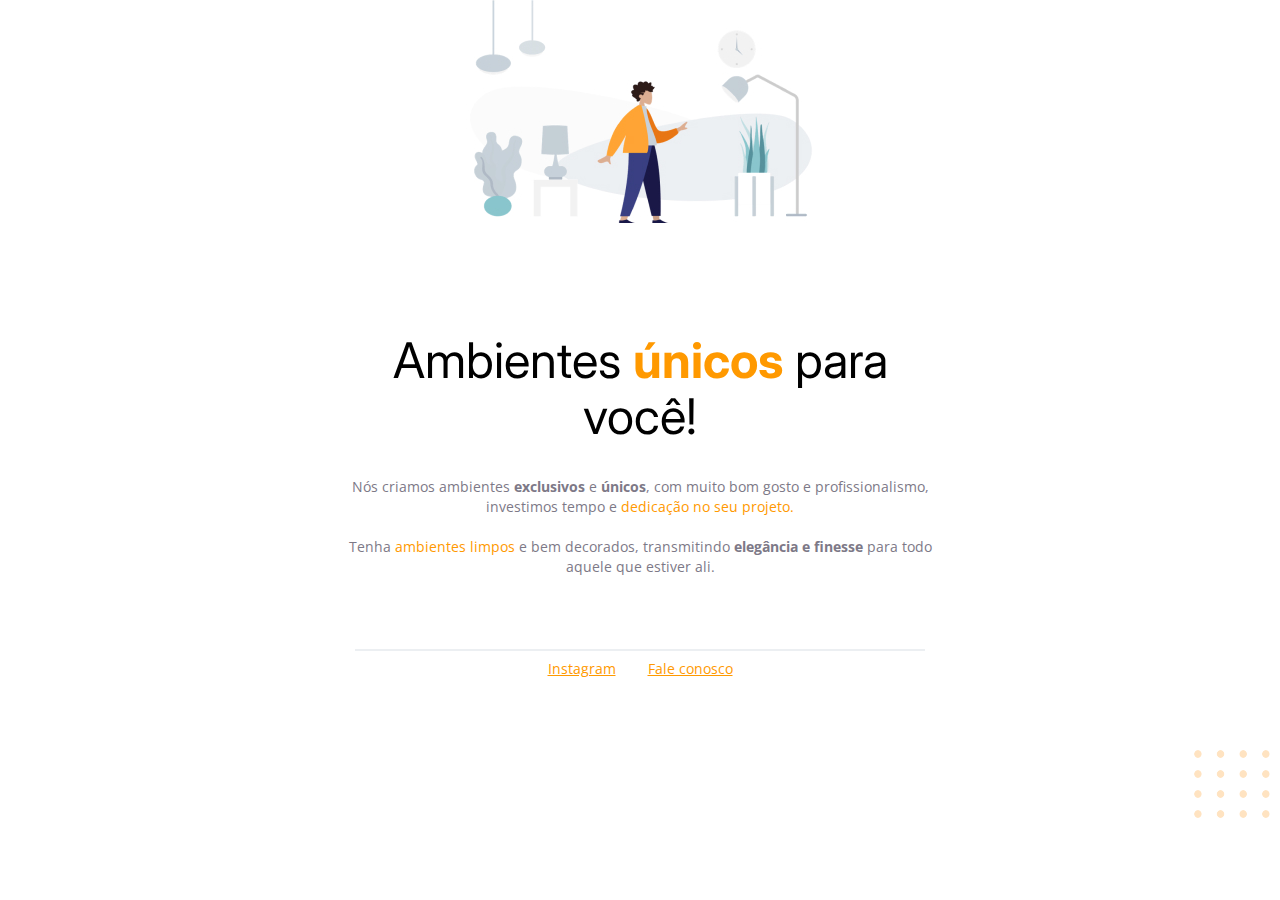
<file: Stage 02/Código do desafio - Fase 01/index.html>
<!-- Instrução que define o tipo do documento. -->
<!DOCTYPE html>
<html lang="pt-br">
<!-- Tag <head> contém as instruções para a página -->

<head>
  <link rel="preconnect" href="https://fonts.googleapis.com" />
  <link rel="preconnect" href="https://fonts.gstatic.com" crossorigin />
  <meta charset="UTF-8" />
  <meta name="viewport" content="width=device-width, initial-scale=1.0" />
  <title>Móveis customizados</title>

  <link href="https://fonts.googleapis.com/css2?family=Inter:wght@400;700&family=Open+Sans:wght@400;700&display=swap"
    rel="stylesheet" />

  <link rel="stylesheet" href="style.css" />
</head>

<!-- Tag <body> é o corpo do documento, onde tem as informações que serão mostradas. -->

<body>
  <img src="images/img1.jpg" alt="Desenho de uma pessoa vestindo uma camisa amarela em uma sala com Móveis" />
  <div id="hero">
    <h1>Ambientes <span>únicos</span> para você!</h1>
    <p>
      Nós criamos ambientes <strong>exclusivos</strong> e <strong>únicos</strong>, com muito
      bom gosto e profissionalismo, investimos tempo e
      <span>dedicação no seu projeto.</span>
      <br />
      <br />
      Tenha <span>ambientes limpos</span> e bem decorados, transmitindo
      <strong>elegância e finesse</strong>
      para todo aquele que estiver ali.

    </p>
  </div>


  <div id="footer">
    <div class="line"></div>
    <a target="_blank" href="https://instagram.com/moveisparavoce">Instagram</a>
    <a href="mailto:contato@moveisparavoce.com">Fale conosco</a>
  </div>

  <img id="balls" src="images/balls.svg" alt="Bolinhas alaranjadas no canto inferior direito da tela" />
</body>

</html>
</file>
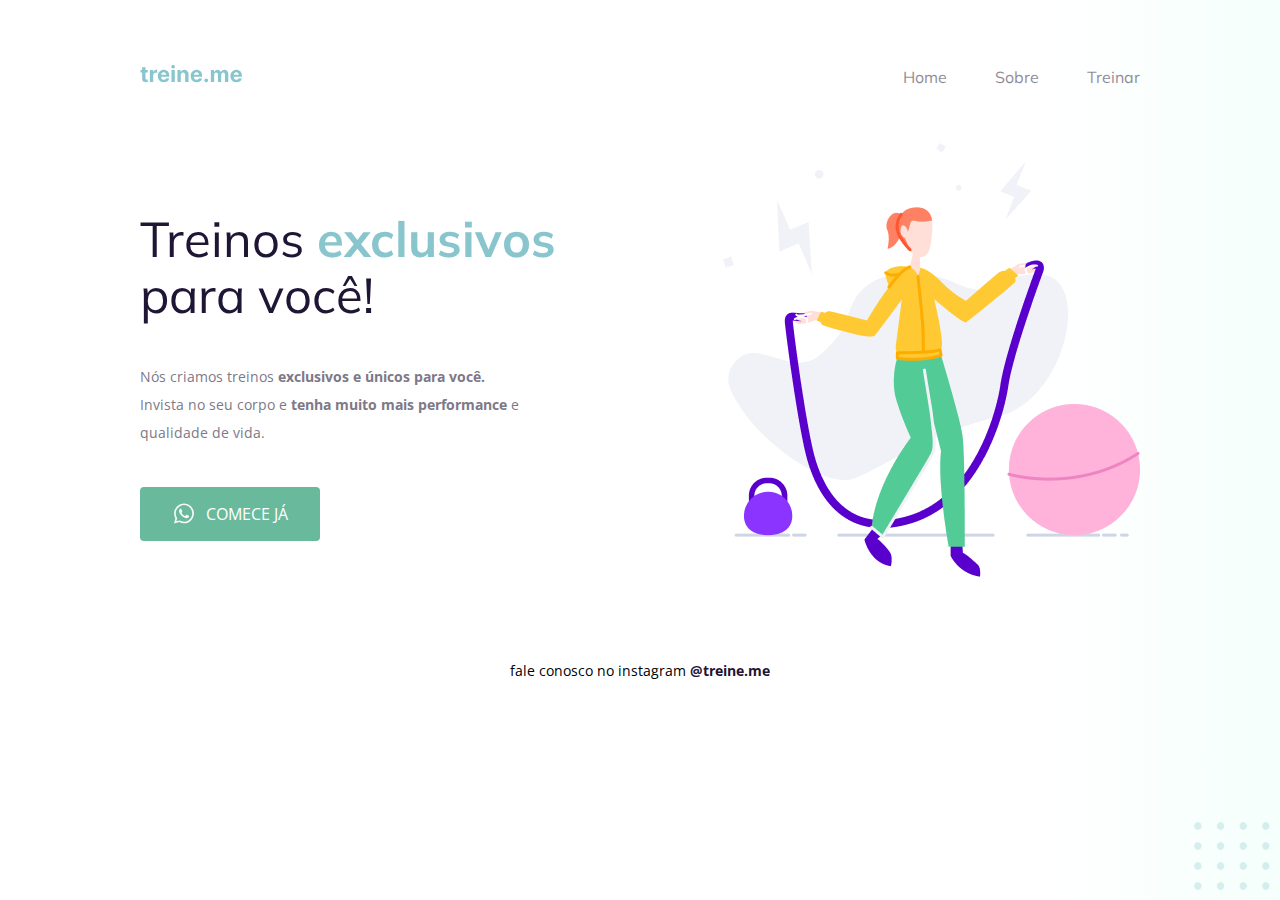
<file: Stage 02/Código do desafio - Fase 02/index.html>
<!DOCTYPE html>
<html lang="pt-br">

<head>
  <link rel="preconnect" href="https://fonts.googleapis.com">
  <link rel="preconnect" href="https://fonts.gstatic.com" crossorigin>

  <meta charset="UTF-8" />
  <meta name="viewport" content="width=device-width, initial-scale=1.0" />
  <title>Treine me</title>

  <link href="https://fonts.googleapis.com/css2?family=Mulish:wght@400;700&family=Open+Sans:wght@400;700&display=swap"
    rel="stylesheet">

  <link rel="stylesheet" href="style.css">

</head>

<body>
  <div class="page">
    <nav>
      <a id="logo" href="#">
        <img src="images/logo.svg" alt="Treine.me" />
      </a>
      <ul>
        <li><a href="#">Home</a></li>
        <li><a href="#">Sobre</a></li>
        <li><a href="#">Treinar</a></li>
      </ul>
    </nav>



    <main>
      <section>
        <h1>Treinos <span>exclusivos</span> para você!</h1>
        <p>
          Nós criamos treinos <strong>exclusivos e únicos para você.</strong></br>
          Invista no seu corpo e <strong>tenha muito mais performance</strong> e qualidade de vida.
        </p>
        <button>
          <img src="images/whats.svg" alt="Ícone do whatsapp">
          Comece já
        </button>
      </section>
      <img src="images/img.png" alt="Desenho de uma mulher pulando corta numa academia.">
    </main>

    <footer>
      fale conosco no instagram <a href="https://instagram.com/treineme" target="_blank">@treine.me</a>
    </footer>
  </div>

  <img id="balls" src="images/balls.svg" alt="Bolinhas decorativas verdes no canto inferior direito da página.">

</body>

</html>
</file>
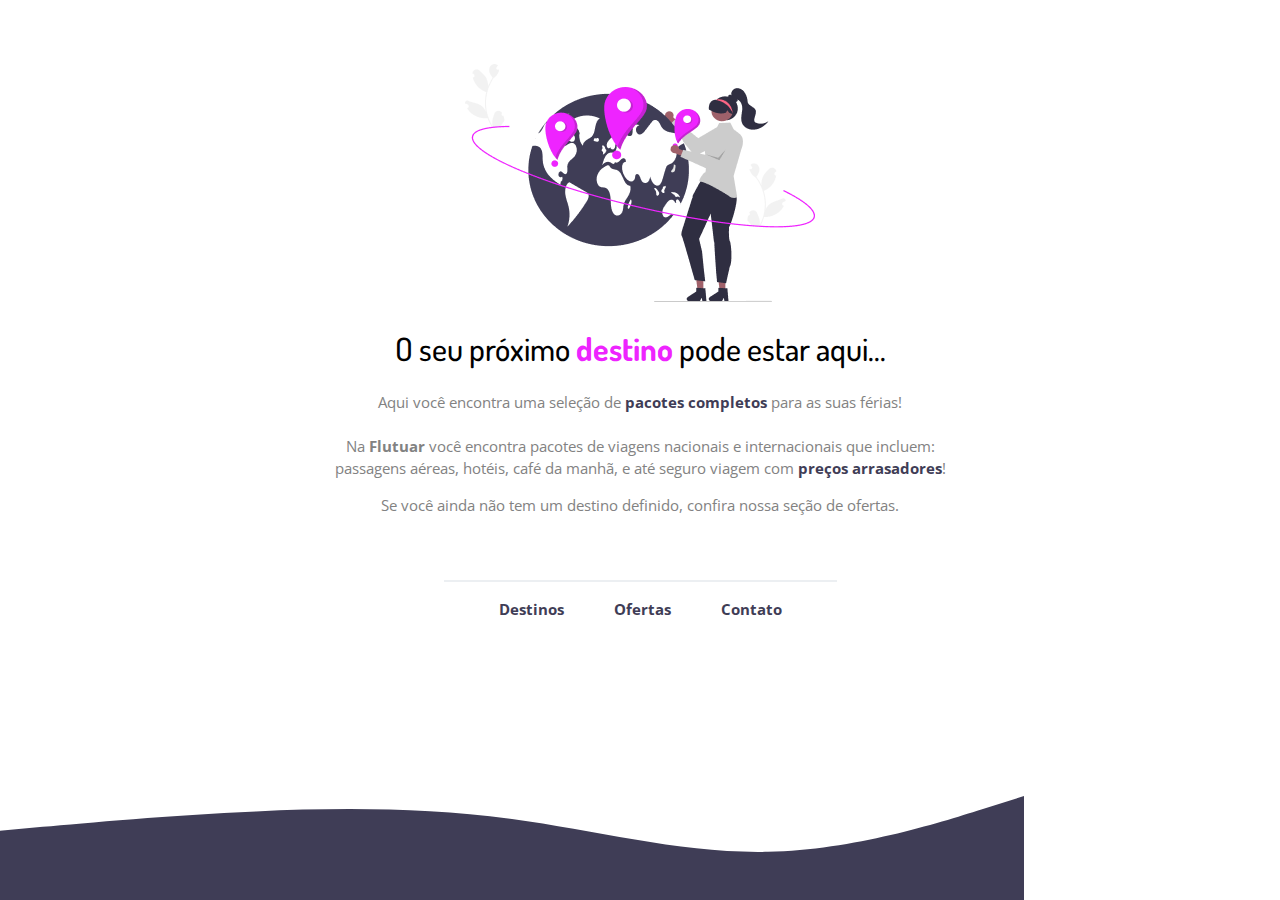
<file: Stage 02/Desafio Extra/index.html>
<!DOCTYPE html>
<html lang="pt-br">

<head>
  <link rel="preconnect" href="https://fonts.googleapis.com">
  <link rel="preconnect" href="https://fonts.gstatic.com" crossorigin>

  <meta charset="UTF-8">
  <meta name="viewport" content="width=device-width, initial-scale=1.0">
  <title>Projeto Extra</title>

  <link href="https://fonts.googleapis.com/css2?family=Dosis:wght@500;700&family=Open+Sans:wght@400;700&display=swap"
    rel="stylesheet">

  <link rel="stylesheet" href="style.css">
  <link rel="favicon" href="images/favicon.svg" type="image/x-icon" />
</head>

<body>
  <div id="main">
    <img src="images/img1.png" alt="Mulher aplicando marcações em um globo terreste." />
    <h1>O seu próximo <strong id="strong-h1">destino</strong> pode estar aqui...</h1>
    <p>
      Aqui você encontra uma seleção de <strong class="strong-black">pacotes completos</strong> para as suas férias!
      <br />
      <br />
      Na <strong>Flutuar</strong> você encontra pacotes de viagens nacionais e internacionais que incluem: passagens
      aéreas, hotéis, café
      da manhã, e até seguro viagem com <strong class="strong-black">preços arrasadores</strong>!
    </p>
    <p>
      Se você ainda não tem um destino definido, confira nossa seção de ofertas.
    </p>
  </div>



  <div id="footer">
    <div class="line"></div>

    <div>
      <a target="_blank" href="https://www.rocketseat.com.br/">Destinos</a>
      <a target="_blank" href="https://www.rocketseat.com.br/">Ofertas</a>
      <a target="_blank" href="https://www.rocketseat.com.br/">Contato</a>
    </div>


    <svg xmlns="http://www.w3.org/2000/svg" width="1024" height="104" viewBox="0 0 1024 104" fill="none">
      <path fill-rule="evenodd" clip-rule="evenodd"
        d="M1024 0L981.333 13.4815C938.667 26.963 853.333 53.9259 768 55.8519C682.667 57.7778 597.333 34.6667 512 23.1111C426.667 11.5556 341.333 11.5556 256 15.4074C170.667 19.2593 85.3333 26.963 42.6666 30.8148L0 34.6667V104H42.6666C85.3333 104 170.667 104 256 104C341.333 104 426.667 104 512 104C597.333 104 682.667 104 768 104C853.333 104 938.667 104 981.333 104H1024V0Z"
        fill="#3F3D56" />
    </svg>
  </div>

</body>

</html>
</file>
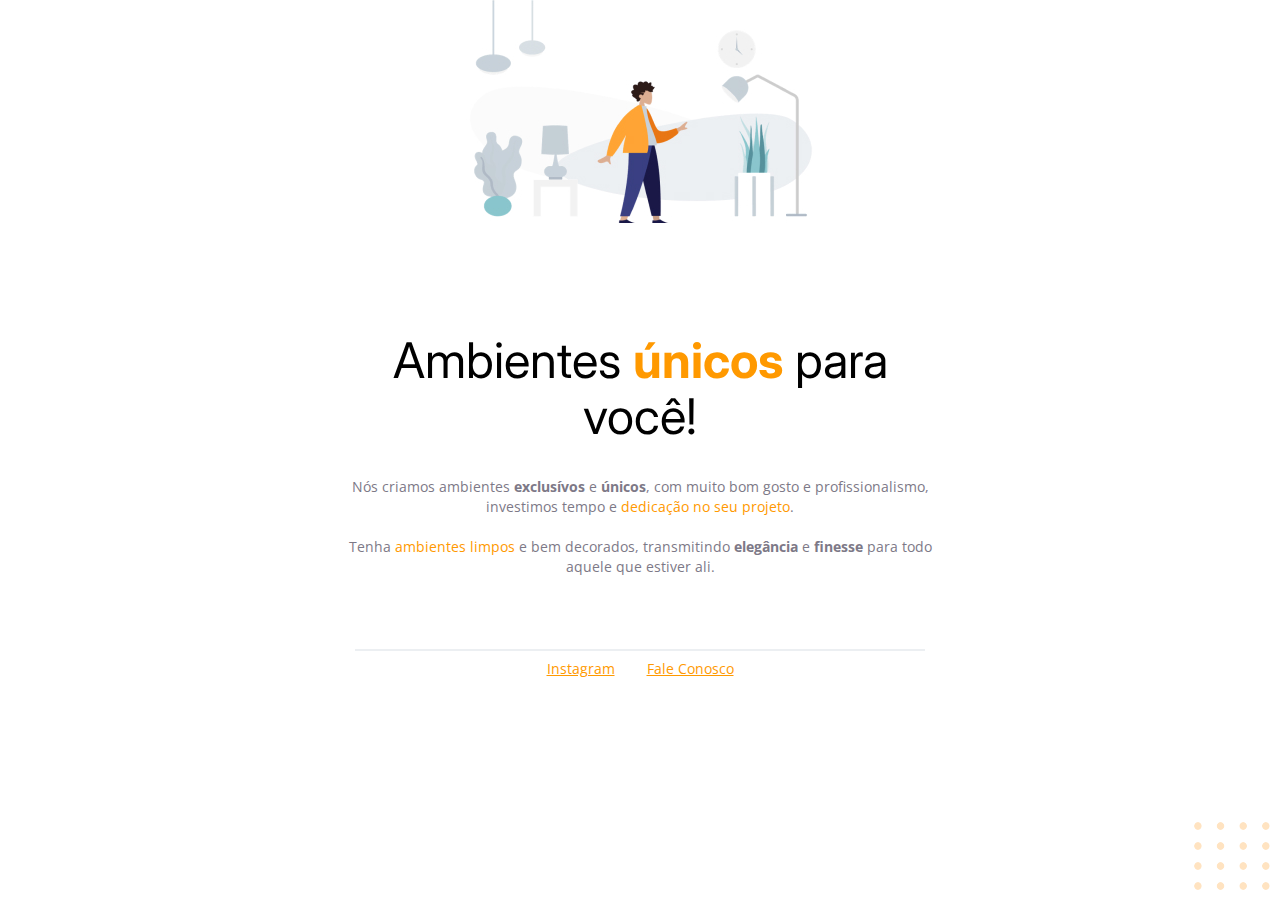
<file: Stage 02/Projeto 01/index.html>
<!DOCTYPE html>
<html lang="pt-br">

<head>
    <link rel="preconnect" href="https://fonts.googleapis.com">
    <link rel="preconnect" href="https://fonts.gstatic.com" crossorigin>

    <meta charset="UTF-8">
    <meta name="viewport" content="width=device-width, initial-scale=1.0">

    <title>Móveis customizados</title>

    <link href="https://fonts.googleapis.com/css2?family=Inter:wght@400;700&family=Open+Sans:wght@400;700&display=swap"
        rel="stylesheet">

    <link rel="stylesheet" href="style.css">

</head>

<body>

    <div id="hero">
        <img src="images/img1.jpg" alt="Desenho de uma pessoa vestindo uma camisa amarela em uma sala com móveis" />

        <h1>Ambientes <span>únicos</span> para você!</h1>
        <p>
            Nós criamos ambientes <strong>exclusívos</strong> e <strong>únicos</strong>,
            com muito bom gosto e profissionalismo,
            investimos tempo e <span>dedicação no seu projeto</span>.
            <br />
            <br />
            Tenha <span>ambientes limpos</span> e bem decorados,
            transmitindo <strong>elegância</strong> e <strong>finesse</strong> para todo
            aquele que estiver ali.
        </p>
    </div>

    <div id="footer">

        <div class="line"></div>

        <a target="_blank" href="https://instagram.com">Instagram</a>
        <a href="mailto:moveisparavoce@moveisparavoce.com">Fale Conosco</a>

    </div>

    <img id="balls" src="./images/balls-decoration.svg" alt="Bolinhas laranjadas no canto direito inferior da tela" />
</body>

</html>
</file>
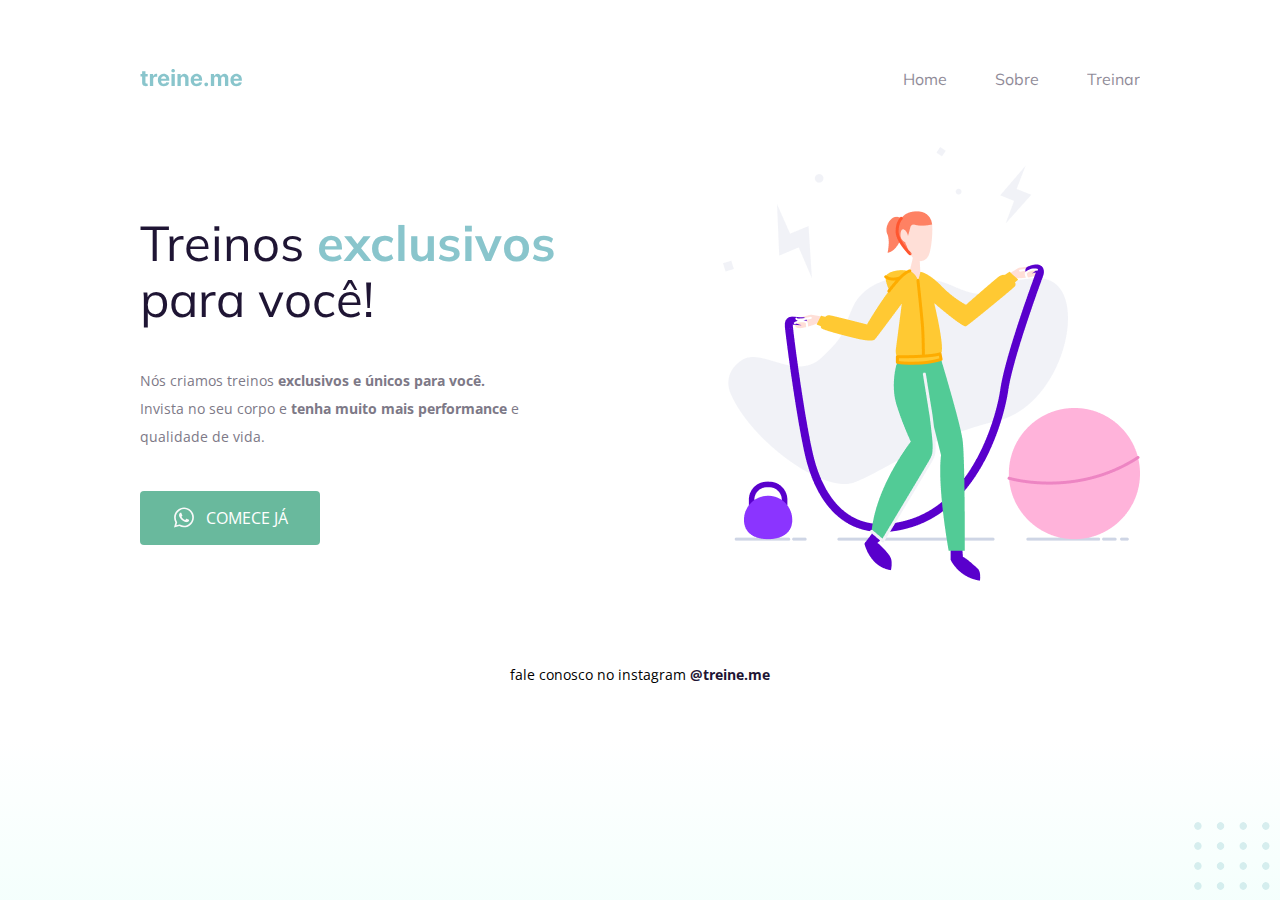
<file: Stage 02/Projeto 02/index.html>
<!DOCTYPE html>
<html lang="pt-br">

<head>
  <link rel="preconnect" href="https://fonts.googleapis.com">
  <link rel="preconnect" href="https://fonts.gstatic.com" crossorigin>

  <meta charset="UTF-8">
  <meta name="viewport" content="width=device-width, initial-scale=1.0">
  <title>Treine me</title>

  <link rel="stylesheet" href="style.css">

  <link href="https://fonts.googleapis.com/css2?family=Mulish:wght@400;700&family=Open+Sans:wght@400;700&display=swap"
    rel="stylesheet">
</head>

<body>

  <div class="page">
    <nav>
      <a id="logo" href="#">
        <img src="images/logo.svg" alt="Treine.me">
      </a>
      <ul>
        <li><a href="#">Home</a></li>
        <li><a href="#">Sobre</a></li>
        <li><a href="#">Treinar</a></li>
      </ul>
    </nav>


    <main>
      <section>
        <h1>
          Treinos <span>exclusivos</span>
          para você!
        </h1>
        <p>
          Nós criamos treinos <strong>exclusivos e únicos para você.</strong><br />
          Invista no seu corpo e <strong>tenha muito mais performance</strong> e qualidade de vida.
        </p>
        <button>
          <img src="images/whatsapp.svg" alt="ícone do whatsapp">
          Comece já
        </button>
      </section>

      <img src="images/fitness-jump.png" alt="Desenho de uma mulher pulando corda">

    </main>

    <footer>
      fale conosco no instagram
      <a href="https://instagram.com/treineme" target="_blank">@treine.me</a>
    </footer>
  </div>

  <img id="balls" src="images/balls-decoration.svg" alt="Bolinhas verdes no canto inferior da página">

</body>

</html>
</file>
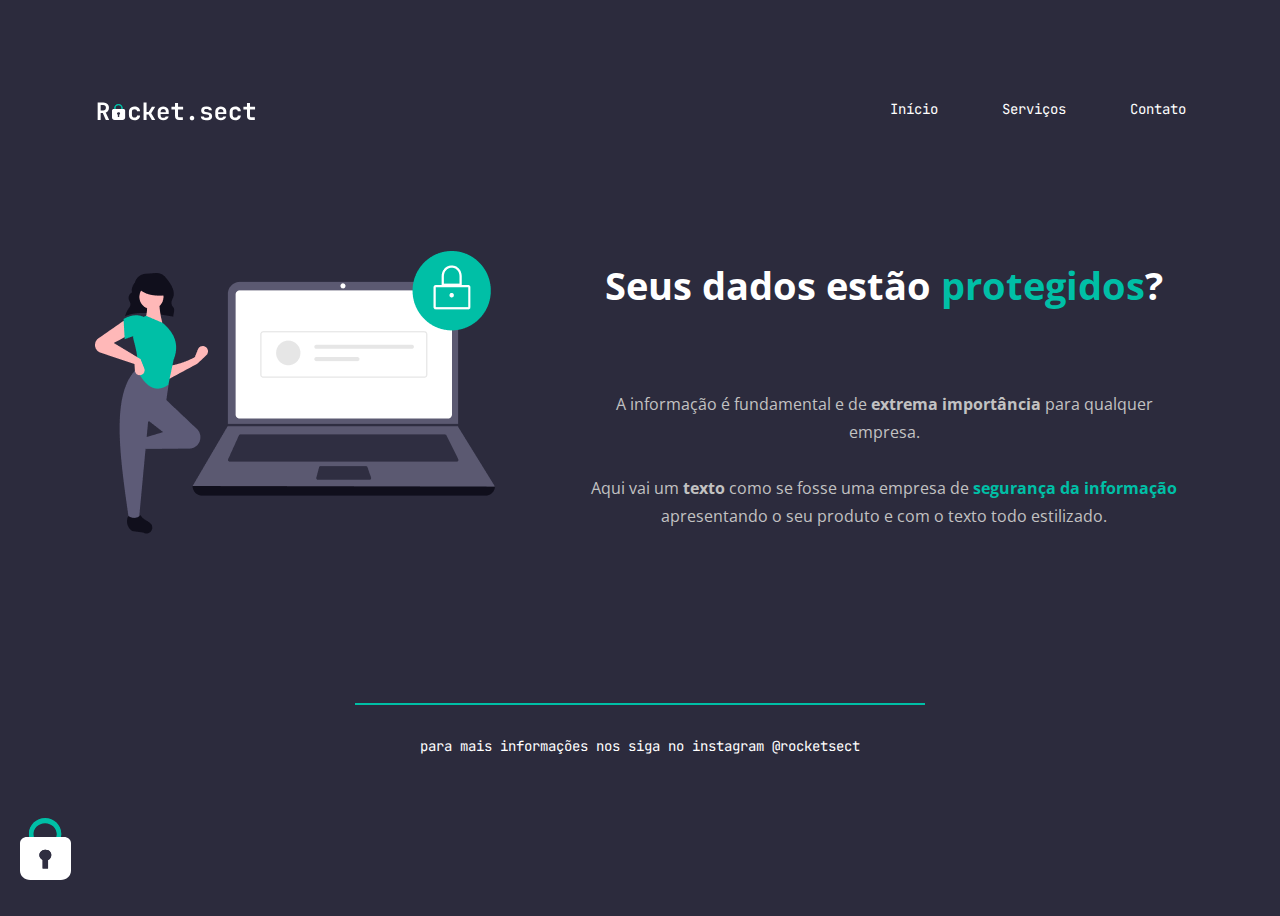
<file: Stage 02/Recriando Layout/index.html>
<!DOCTYPE html>
<html lang="en">

<head>
  <link rel="preconnect" href="https://fonts.googleapis.com">
  <link rel="preconnect" href="https://fonts.gstatic.com" crossorigin>
  <meta charset="UTF-8">
  <meta name="viewport" content="width=device-width, initial-scale=1.0">
  <title>Rocket.sect</title>

  <link rel="stylesheet" href="style.css">

  <link
    href="https://fonts.googleapis.com/css2?family=JetBrains+Mono:wght@500;700&family=Open+Sans:wght@400;700&display=swap"
    rel="stylesheet">
</head>

<body>
  <div class="page">
    <nav>
      <img src="images/logo.svg" alt="Logo da empresa RocketSect">
      <ul>
        <li><a href="#">Início</a></li>
        <li><a href="#">Serviços</a></li>
        <li><a href="#">Contato</a></li>
      </ul>
    </nav>

    <main>
      <img src="images/img1.png" alt="Um notebook em larga escala ao lado de uma mulher utilizando roupa verde">
      <section>
        <h1>Seus dados estão <span>protegidos</span>?</h1>
        <p>
          A informação é fundamental e de <strong>extrema importância</strong> para qualquer empresa.
          <br /><br />
          Aqui vai um <strong>texto</strong> como se fosse uma empresa de <span>segurança da informação</span>
          apresentando o seu produto e com o
          texto todo estilizado.
        </p>
      </section>
    </main>

    <footer>
      <div class="line"></div>
      para mais informações nos siga no instagram
      <a href="#">@rocketsect</a>
    </footer>
  </div>

  <img id="locker" src="images/padlock.svg" alt="Imagem decorativa de um cadeado no canto inferior esquerdo.">

</body>

</html>
</file>
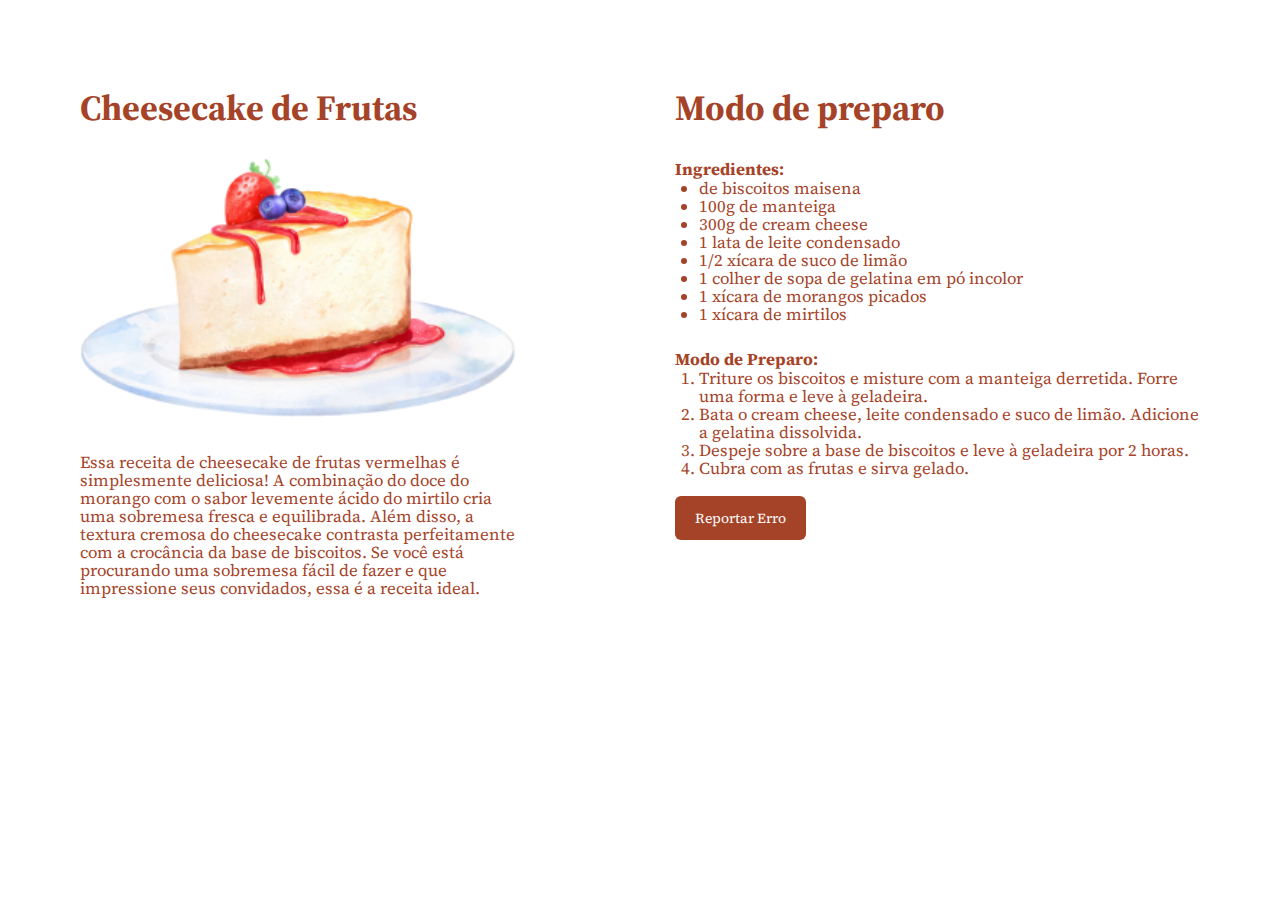
<file: Stage 03/cheesecake/index.html>
<!DOCTYPE html>
<html lang="pt-br">

<head>
  <link rel="preconnect" href="https://fonts.googleapis.com">
  <link rel="preconnect" href="https://fonts.gstatic.com" crossorigin>

  <meta charset="UTF-8">
  <meta name="viewport" content="width=device-width, initial-scale=1.0">
  <title>Cheesecake</title>

  <link rel="stylesheet" href="style.css">

  <link
    href="https://fonts.googleapis.com/css2?family=Source+Serif+4:wght@500&family=Source+Serif+Pro:wght@400;700&display=swap"
    rel="stylesheet">
</head>

<body>
  <main>
    <div class="recipe">
      <h1>Cheesecake de Frutas</h1>
      <img src="./images/01.png" alt="Imagem de um desenho de bolo de fruta">
      <p>Essa receita de cheesecake de frutas vermelhas é simplesmente deliciosa! A combinação do doce do morango com o
        sabor levemente ácido do mirtilo cria uma sobremesa fresca e equilibrada. Além disso, a textura cremosa do
        cheesecake contrasta perfeitamente com a crocância da base de biscoitos. Se você está procurando uma sobremesa
        fácil de fazer e que impressione seus convidados, essa é a receita ideal.
      </p>
    </div>

    <div class="ingredients">
      <h2>Modo de preparo</h2>
      <strong>Ingredientes:</strong>
      <ul>
        <li> de biscoitos maisena</li>
        <li>100g de manteiga</li>
        <li>300g de cream cheese</li>
        <li>1 lata de leite condensado</li>
        <li>1/2 xícara de suco de limão
        <li>1 colher de sopa de gelatina em pó incolor</li>
        <li>1 xícara de morangos picados</li>
        <li>1 xícara de mirtilos</li>
      </ul>

      <strong>Modo de Preparo:</strong>
      <ol>
        <li>Triture os biscoitos e misture com a manteiga derretida. Forre uma forma e leve à geladeira.</li>
        <li>Bata o cream cheese, leite condensado e suco de limão. Adicione a gelatina dissolvida.</li>
        <li>Despeje sobre a base de biscoitos e leve à geladeira por 2 horas.</li>
        <li>Cubra com as frutas e sirva gelado.</li>
      </ol>

      <button>Reportar Erro</button>
    </div>
  </main>

</body>

</html>
</file>
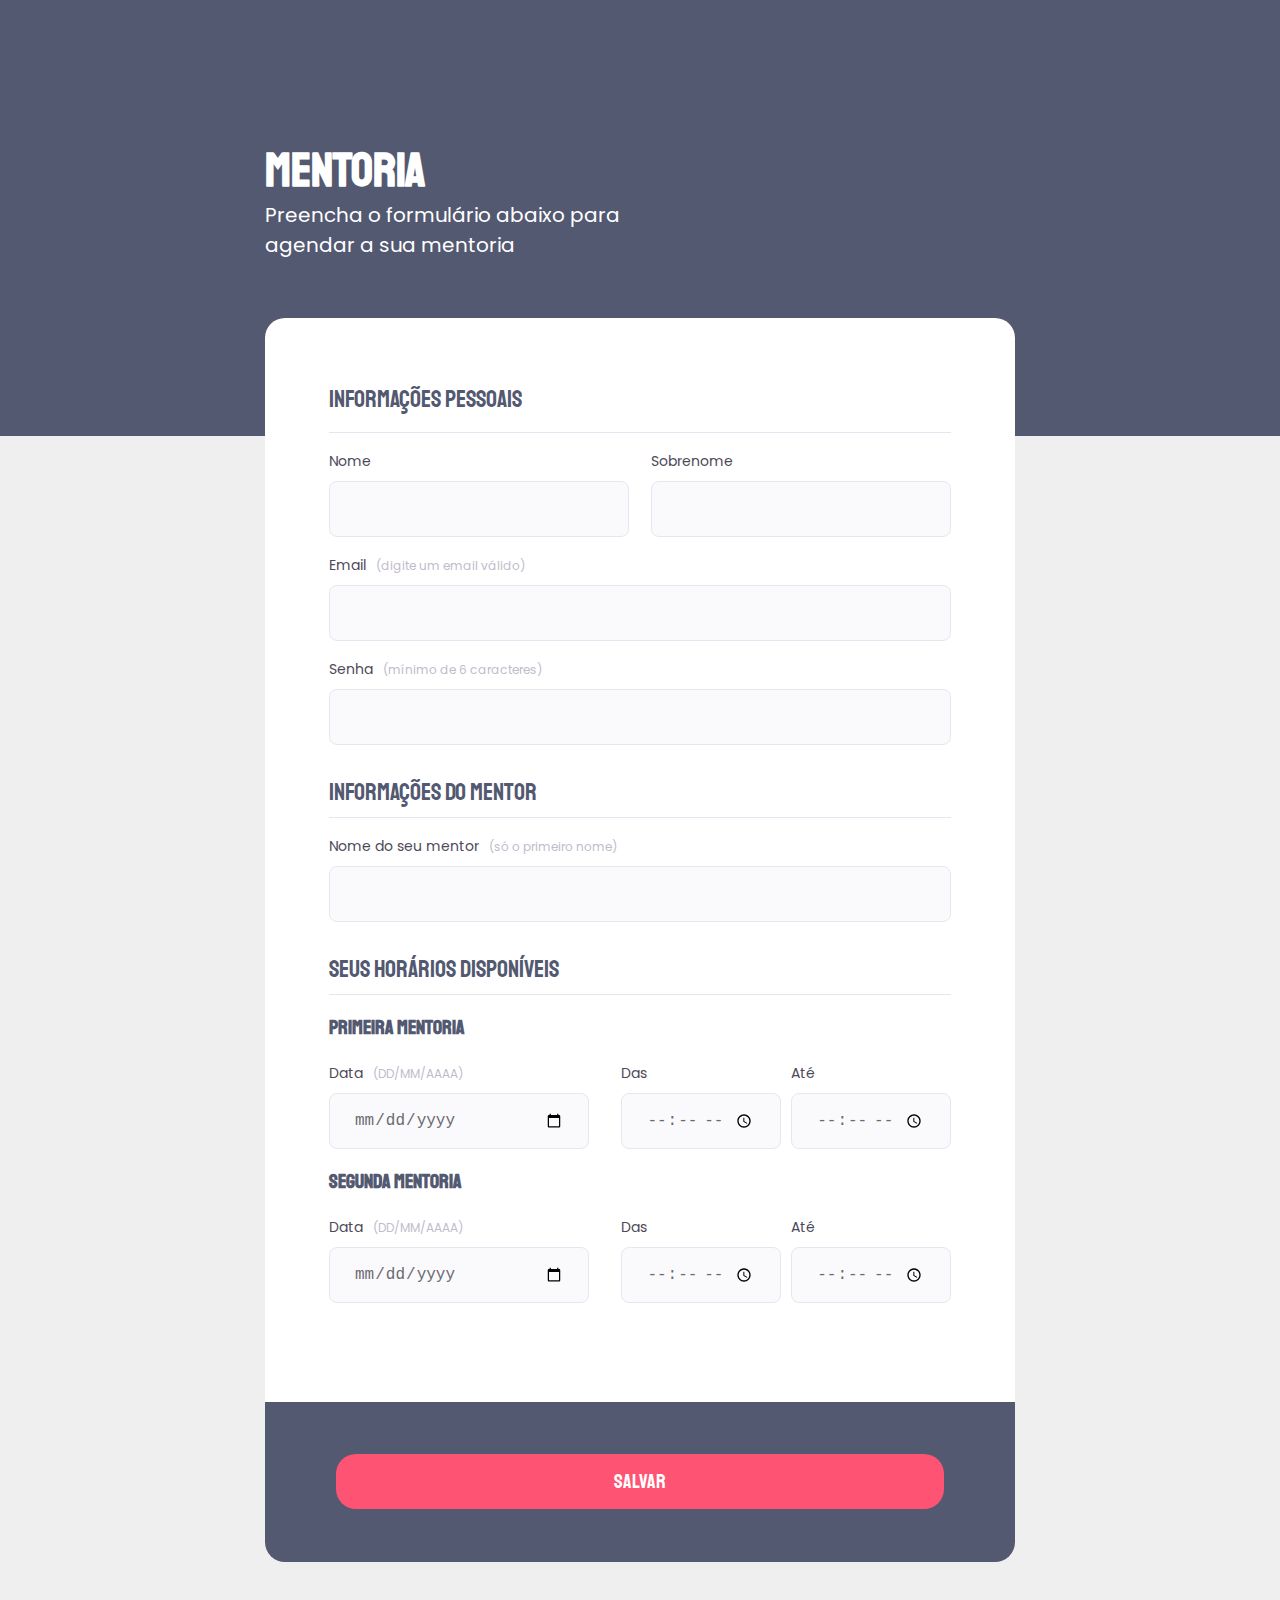
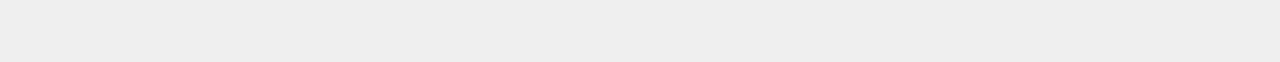
<file: Stage 03/formulario_intermediario/index.html>
<!DOCTYPE html>
<html lang="pt-bn">

<head>
  <link rel="preconnect" href="https://fonts.googleapis.com">
  <link rel="preconnect" href="https://fonts.gstatic.com" crossorigin>

  <meta charset="UTF-8">
  <meta name="viewport" content="width=device-width, initial-scale=1.0">
  <title>Mentoria</title>

  <link rel="stylesheet" href="style.css">

  <link href="https://fonts.googleapis.com/css2?family=Poppins&family=Staatliches&display=swap" rel="stylesheet">
</head>

<body>

  <div class="page">
    <header>
      <h1>MENTORIA</h1>
      <p>Preencha o formulário abaixo para agendar a sua mentoria</p>
    </header>
  </div>


  <form id="my-form" >
    <div class="fieldset-wrapper">
      <fieldset>
        <legend>Informações pessoais</legend>
      </fieldset>

      <div class="col-2">
        <div class="input-wrapper">
          <label for="form-name">Nome</label>
          <input type="text" id="form-name" />
        </div>

        <div class="input-wrapper">
          <label for="form-second-name">Sobrenome</label>
          <input type="text" id="form-second-name" />
        </div>
      </div>

      <div class="input-wrapper">
        <label for="form-email">Email <span>(digite um email válido)</span></label>
        <input type="email" id="form-email" />
      </div>

      <div class="input-wrapper">
        <label for="form-password">Senha <span>(mínimo de 6 caracteres)</span></label>
        <input type="password" id="form-password" minlength="6"/>
      </div>

    </div>

    <div class="fieldset-wrapper">
      <fieldset>
        <legend>Informações do mentor</legend>
      </fieldset>

      <div class="input-wrapper">
        <label for="form-teacher-name">Nome do seu mentor <span>(só o primeiro nome)</span></label>
        <input type="text" id="form-teacher-name" />
      </div>

    </div>

    <div class="fieldset-wrapper">
      <fieldset>
        <legend>Seus horários disponíveis</legend>
      </fieldset>

      <h2>PRIMEIRA MENTORIA</h2>
      <div class="col-3">
        <div class="input-wrapper">
          <label for="form-first-date">Data <span>(DD/MM/AAAA)</span></label>
          <input type="date" id="form-date" />
        </div>

        <div class="input-wrapper">
          <label for="form-first-begin">Das</label>
          <input type="time" id="form-begin" />
        </div>

        <div class="input-wrapper">
          <label for="form-first-end">Até</label>
          <input type="time" id="form-end" />
        </div>
      </div>

      <h2>SEGUNDA MENTORIA</h2>
      <div class="col-3">
        <div class="input-wrapper">
          <label for="form-second-date">Data <span>(DD/MM/AAAA)</span></label>
          <input type="date" id="form-date" />
        </div>

        <div class="input-wrapper">
          <label for="form-second-begin">Das</label>
          <input type="time" id="form-begin" />
        </div>

        <div class="input-wrapper">
          <label for="form-second-end">Até</label>
          <input type="time" id="form-end" />
        </div>
      </div>

    </div>

  </form>

  <footer>
    <input class="button" type="submit" value="Salvar" form="my-form">
  </footer>
</body>

</html>
</file>
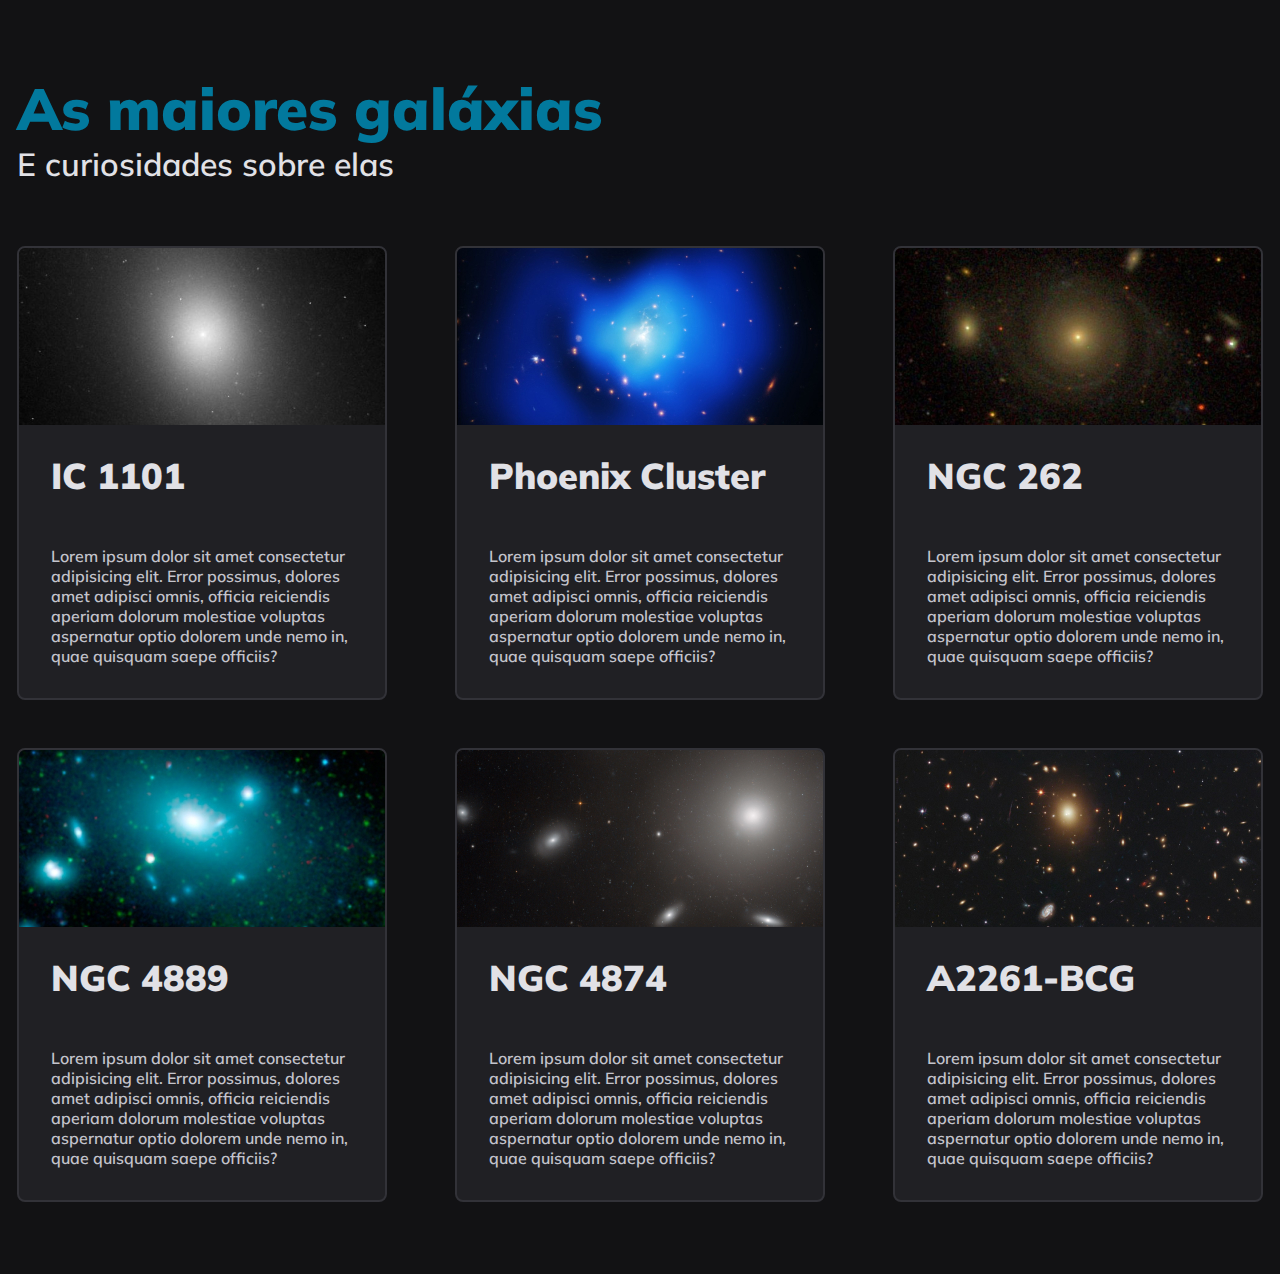
<file: Stage 03/Galaxies/index.html>
<!DOCTYPE html>
<html lang="en">

<head>
    <meta charset="UTF-8">
    <meta name="viewport" content="width=device-width, initial-scale=1.0">
    <title>Galaxies</title>

    <link rel="stylesheet" href="style.css">

    <link rel="preconnect" href="https://fonts.googleapis.com">
    <link rel="preconnect" href="https://fonts.gstatic.com" crossorigin>
    <link href="https://fonts.googleapis.com/css2?family=Mulish:wght@400;600;900&display=swap" rel="stylesheet">
</head>

<body>
    <header>
        <h1>As maiores galáxias</h1>
        <p>E curiosidades sobre elas</p>
    </header>
    <main>
        <div class="card">
            <img src="./assets/images/01.jpg" alt="IC 1101">
            <h2>IC 1101</h2>
            <p>Lorem ipsum dolor sit amet consectetur adipisicing elit. Error possimus, dolores amet adipisci omnis,
                officia reiciendis aperiam dolorum molestiae voluptas aspernatur optio dolorem unde nemo in, quae
                quisquam saepe officiis?</p>
        </div>
        <div class="card">
            <img src="./assets/images/02.jpg" alt="Phoenix Cluster">
            <h2>Phoenix Cluster</h2>
            <p>Lorem ipsum dolor sit amet consectetur adipisicing elit. Error possimus, dolores amet adipisci omnis,
                officia reiciendis aperiam dolorum molestiae voluptas aspernatur optio dolorem unde nemo in, quae
                quisquam saepe officiis?</p>
        </div>
        <div class="card">
            <img src="./assets/images/03.jpg" alt="NGC 262">
            <h2>NGC 262</h2>
            <p>Lorem ipsum dolor sit amet consectetur adipisicing elit. Error possimus, dolores amet adipisci omnis,
                officia reiciendis aperiam dolorum molestiae voluptas aspernatur optio dolorem unde nemo in, quae
                quisquam saepe officiis?</p>
        </div>

        <div class="card">
            <img src="./assets/images/04.jpg" alt="NGC 4889">
            <h2>NGC 4889</h2>
            <p>Lorem ipsum dolor sit amet consectetur adipisicing elit. Error possimus, dolores amet adipisci omnis,
                officia reiciendis aperiam dolorum molestiae voluptas aspernatur optio dolorem unde nemo in, quae
                quisquam saepe officiis?</p>
        </div>
        <div class="card">
            <img src="./assets/images/05.jpg" alt="NGC 4874">
            <h2>NGC 4874</h2>
            <p>Lorem ipsum dolor sit amet consectetur adipisicing elit. Error possimus, dolores amet adipisci omnis,
                officia reiciendis aperiam dolorum molestiae voluptas aspernatur optio dolorem unde nemo in, quae
                quisquam saepe officiis?</p>
        </div>
        <div class="card">
            <img src="./assets/images/06.jpg" alt="A2261-BCG">
            <h2>A2261-BCG</h2>
            <p>Lorem ipsum dolor sit amet consectetur adipisicing elit. Error possimus, dolores amet adipisci omnis,
                officia reiciendis aperiam dolorum molestiae voluptas aspernatur optio dolorem unde nemo in, quae
                quisquam saepe officiis?</p>
        </div>
    </main>
</body>

</html>
</file>
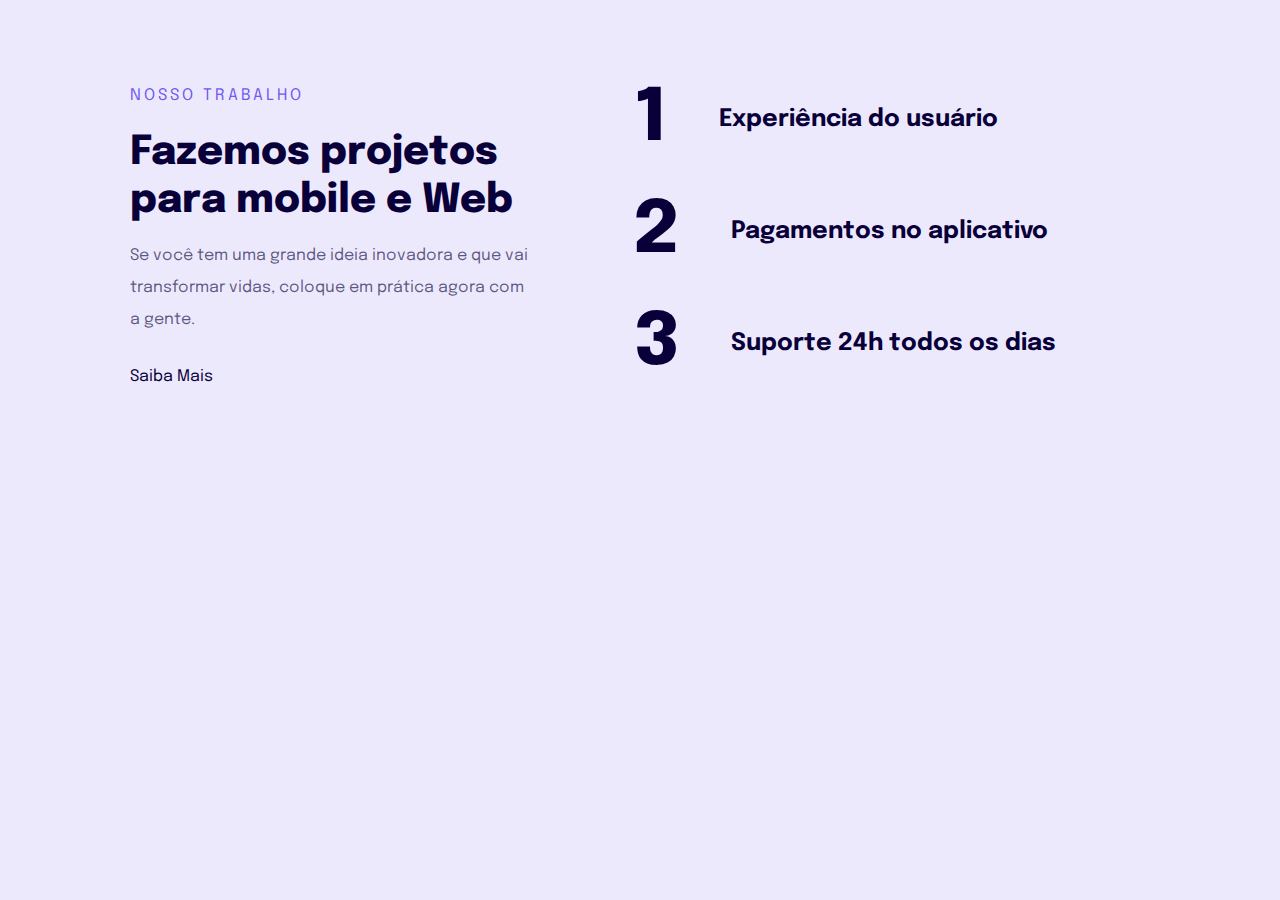
<file: Stage 03/Projeto 04/index.html>
<!DOCTYPE html>
<html lang="pt-br">

<head>

  <link rel="preconnect" href="https://fonts.googleapis.com">
  <link rel="preconnect" href="https://fonts.gstatic.com" crossorigin>

  <meta charset="UTF-8">
  <meta name="viewport" content="width=device-width, initial-scale=1.0">
  <title>Introdução a Responsividade</title>

  <link rel="stylesheet" href="style.css">
  <link href="https://fonts.googleapis.com/css2?family=Epilogue:wght@400;700;800&display=swap" rel="stylesheet">
</head>

<body>
  <main>

    <div>
      <p>Nosso Trabalho</p>
      <h1>Fazemos projetos para
        mobile e Web</h1>
      <p>
        Se você tem uma grande ideia inovadora e que vai transformar vidas, coloque em prática agora com a gente.
      </p>

      <a href="#">Saiba Mais</a>
    </div>

    <ul>
      <li><span>1</span> Experiência do usuário</li>
      <li><span>2</span> Pagamentos no aplicativo</li>
      <li><span>3</span> Suporte 24h todos os dias</li>
    </ul>
    
  </main>
</body>

</html>
</file>
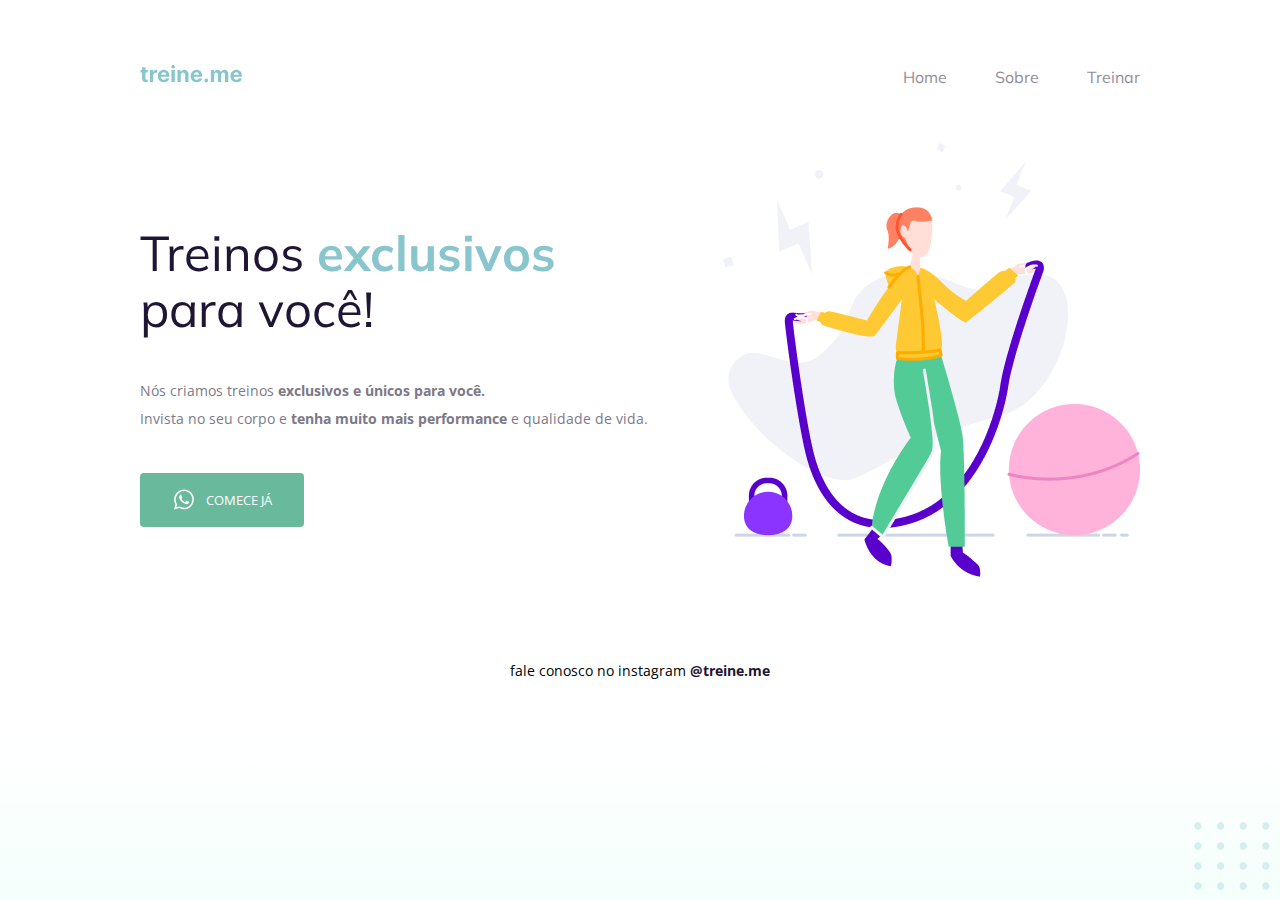
<file: Stage 02/Código do desafio - Acessibilidade/Desafio - Intermediário/index.html>
<!DOCTYPE html>
<html lang="pt-br">

<head>
  <link rel="preconnect" href="https://fonts.googleapis.com">
  <link rel="preconnect" href="https://fonts.gstatic.com" crossorigin>

  <meta charset="UTF-8" />
  <meta name="viewport" content="width=device-width, initial-scale=1.0" />
  <title>Treine me</title>

  <link href="https://fonts.googleapis.com/css2?family=Mulish:wght@400;700&family=Open+Sans:wght@400;700&display=swap"
    rel="stylesheet">

  <link rel="stylesheet" href="style.css">

</head>

<body>
  <div class="page">
    <nav>
      <a id="logo" href="#">
        <img src="images/logo.svg" alt="Treine.me" />
      </a>
      <ul>
        <li><a href="#">Home</a></li>
        <li><a href="#">Sobre</a></li>
        <li><a href="#">Treinar</a></li>
      </ul>
    </nav>

    <main>
      <section>
        <h1>Treinos <span>exclusivos</span> para você!</h1>

        <p>
          Nós criamos treinos <strong>exclusivos e únicos para você.</strong></br>
          Invista no seu corpo e <strong>tenha muito mais performance</strong> e qualidade de vida.
        </p>

        <button>
          <img src="images/whats.svg" alt="Ícone do whatsapp">
          Comece já
        </button>

      </section>

      <img src="images/img.png" alt="Desenho de uma mulher pulando corta numa academia.">
    </main>
    
    <footer>
      fale conosco no instagram <a href="https://instagram.com/treineme" target="_blank">@treine.me</a>
    </footer>
  </div>

  <img id="balls" src="images/balls.svg" alt="Bolinhas decorativas verdes no canto inferior direito da página.">

</body>

</html>
</file>
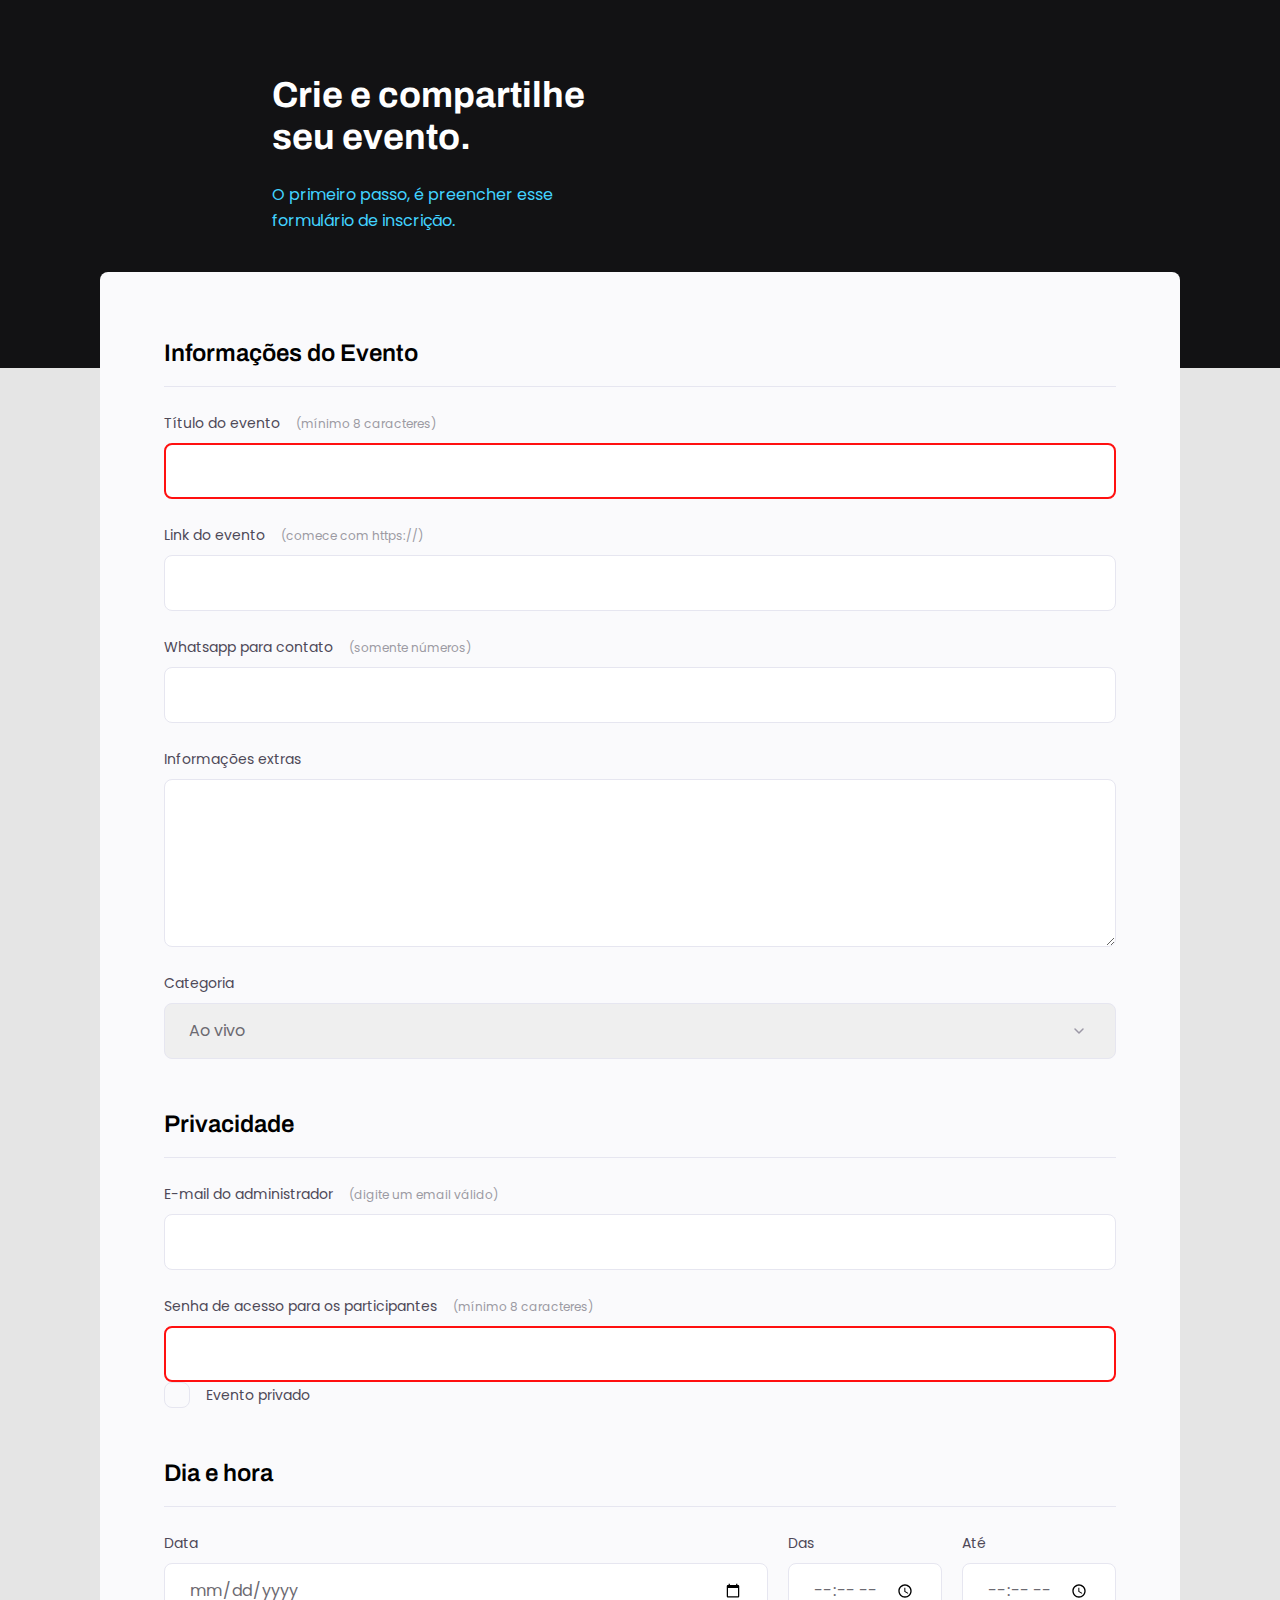
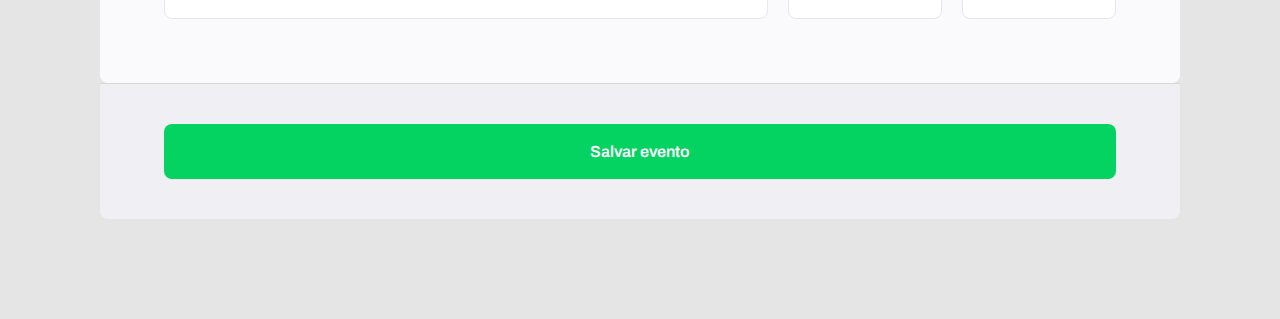
<file: Stage 03/Projeto 03/campos-formulario.html>
<!DOCTYPE html>
<html lang="pt-br">

<head>
  <link rel="preconnect" href="https://fonts.googleapis.com">
  <link rel="preconnect" href="https://fonts.gstatic.com" crossorigin>

  <meta charset="UTF-8">
  <meta name="viewport" content="width=device-width, initial-scale=1.0">
  <title>Crie seu evento</title>

  <link rel="stylesheet" href="style.css">
  <link href="https://fonts.googleapis.com/css2?family=Archivo:wght@600;700&family=Poppins&display=swap"
    rel="stylesheet">
</head>

<body>
  <div class="page">
    <header>
      <h1>Crie e compartilhe
        seu evento.</h1>
      <p>O primeiro passo, é preencher esse
        formulário de inscrição.</p>
    </header>
  </div>

  <form id="my-form">
    <fieldset>
      <div class="fieldset-wrapper">
        <legend>
          Informações do Evento
        </legend>

        <div class="input-wrapper">
          <label for="event-title">Título do evento <span>(mínimo 8 caracteres)</span></label>
          <input type="text" id="event-title" required minlength="8"/>
        </div>

        <div class="input-wrapper">
          <label for="event-url">Link do evento <span>(comece com https://)</span></label>
          <input type="url" id="event-url" />
        </div>

        <div class="input-wrapper">
          <label for="event-whatsapp">Whatsapp para contato <span>(somente números)</span></label>
          <input type="number" id="event-whatsapp" />
        </div>

        <div class="input-wrapper">
          <label for="event-info">Informações extras</span></label>
          <textarea id="event-info"></textarea>
        </div>

        <div class="input-wrapper">
          <label for="event-category">Categoria</label>
          <select id="event-category">
            <option value="live">Ao vivo</option>
            <option value="podcast">Podcast</option>
            <option value="mentorship">Mentoria</option>
          </select>
        </div>

      </div>
    </fieldset>

    <fieldset>
      <div class="fieldset-wrapper">
        <legend>
          Privacidade
        </legend>

        <div class="input-wrapper">
          <label for="event-email">E-mail do administrador <span>(digite um email válido)</span></label>
          <input type="text" id="event-email" />
        </div>

        <div class="input-wrapper">
          <label for="event-password">Senha de acesso para os participantes <span>(mínimo 8 caracteres)</span></label>
          <input type="password" id="event-password" required minlength="8" />
        </div>
      </div>

      <div class="checkbox-wrapper">
        <input type="checkbox" id="event-private" />
        <label for="event-private">Evento privado</span></label>
      </div>
    </fieldset>

    <fieldset>
      <div class="fieldset-wrapper">
        <legend>
          Dia e hora
        </legend>

        <div class="col-3">
          <div class="input-wrapper">
            <label for="event-date">Data</label>
            <input type="date" id="event-date" />
          </div>

          <div class="input-wrapper">
            <label for="event-begin">Das</label>
            <input type="time" id="event-begin" />
          </div>

          <div class="input-wrapper">
            <label for="event-end">Até</label>
            <input type="time" id="event-end" />
          </div>
        </div>
    </fieldset>
  </form>

  <footer>
    <input class="button" type="submit" value="Salvar evento" form="my-form">
  </footer>

</body>

</html>
</file>
<file: Stage 02/Código do desafio - Fase 01/style.css>
body {
  font-family: "Open Sans", sans-serif;
  text-align: center;
  margin: 0;
}

#hero {
  width: 592px;
  margin: 0 auto 72px;
}

img {
  margin-bottom: 72px;
}

h1 {
  font-family: "Inter", sans-serif;
  font-size: 49px;
  line-height: 56px;
  font-weight: normal;
  margin-bottom: 32px;
}

h1 span {
  font-weight: bold;
}

span,
a {
  color: #ff9900;
}

p,
#footer {
  color: #7d7987;
  font-size: 14px;
  line-height: 20px;
}

#footer {
  margin-bottom: 33px;
}

#footer a+a {
  margin-left: 28px;
}

.line {
  width: 568px;
  margin: 0 auto 8px;
  border: 1px solid #ECEFF2;
}

#balls {
  position: fixed;
  bottom: 0;
  right: 0;
}
</file>
<file: Stage 02/Código do desafio - Fase 02/style.css>
body {
  margin: 0;
  font-family: "Open Sans", sans-serif;
  background: linear-gradient(90deg, rgb(227, 255, 248, 0) 82.08%, rgb(227, 255, 248, 0.38) 100%);
  min-height: 100vh;
}

.page {
  width: 1000px;
  margin: 0 auto;
  padding-top: 65px;
}

nav {
  display: flex;
  justify-content: space-between;
  align-items: center;
  margin-bottom: 55px;
}

ul {
  display: flex;
  list-style: none;
  margin: 0;
  padding: 0;
  gap: 48px;
}

a {
  color: #1f1534;
  text-decoration: none;
}

ul li a {
  opacity: 0.5;
}

ul li a:hover {
  font-weight: bold;
  opacity: 1;
}

h1,
ul {
  font-family: "Mulish", sans-serif;
}

main {
  display: flex;
  align-items: center;
  justify-content: space-between;
}

h1 {
  font-size: 49px;
  line-height: 56px;
  color: #1f1534;

  font-weight: normal;

  width: 490px;
}

h1 span {
  color: #89c5cc;
  font-weight: bold;
}

section p {
  font-size: 14px;
  line-height: 28px;
  color: #7D7987;
  margin: 40px 0 40px;
  width: 438px;
}

button {
  color: white;
  font-family: "Open Sans", sans-serif;
  font-size: 16px;
  text-transform: uppercase;

  background: #69B99D;
  border: 0;
  border-radius: 4px;
  padding: 14px 32px 15px 32px;

  display: flex;
  justify-content: center;
  align-items: center;
  gap: 10px;

  cursor: pointer;
}

button:hover {
  background: #4EA788;
}

footer {
  font-size: 14px;
  line-height: 28px;

  text-align: center;

  margin-top: 80px;
}

footer a {
  font-weight: bold;
}

#balls {
  position: fixed;
  bottom: 0;
  right: 0;
}
</file>
<file: Stage 02/Desafio Extra/style.css>
body {
  font-family: 'Open Sans', sans-serif;
  text-align: center;
}

#main {
  width: 626px;
  margin: 64px auto 64px;
}

h1 {
  font-family: 'Dosis', sans-serif;
  font-weight: 500;
  font-size: 32px;
}

p {
  font-size: 15px;
  color: #828282;
  text-align: center;
  line-height: 22px;
}

.strong-black {
  color: #3F3D56;
}

#strong-h1 {
  color: #EE24FF;
}

.line {
  width: 391px;
  margin: 0 auto 16px;
  border: 1px solid #ECEFF2;
}

#footer {
  margin: auto;
}

#footer a {
  font-weight: bold;
  font-size: 15px;
  text-decoration: none;
  color: #3F3D56;
}

#footer a+a {
  margin-left: 46px;
}

#footer svg {
  position: absolute;
  bottom: 0;
  left: 0;
}
</file>
<file: Stage 02/Projeto 01/style.css>
body {
  font-family: 'Open Sans', sans-serif;
  text-align: center;
  margin: 0;
}

#hero {
  width: 592px;
  margin: 0 auto 72px;
}

#hero img {
  margin-bottom: 72px;
}

h1 {
  font-family: 'Inter', sans-serif;
  font-size: 49px;
  line-height: 56px;
  font-weight: normal;
  margin-bottom: 32px;
}

h1 span {
    font-weight: bold;
}

span, a {
  color: #FF9900; 
}

p, #footer {
  color: #7D7987;
  font-size: 14px;
  line-height: 20px;
}

#footer {
  margin-bottom: 33px;
}

#footer a + a {
  margin-left: 28px;
}

.line {
  width: 568px;
  margin: 0 auto 8px;
  border: 1px solid #ECEFF2;
}

#balls {
  position: fixed;
  bottom: 0px;
  right: 0px;
}
</file>
<file: Stage 02/Projeto 02/style.css>
body {
  margin: 0;
  font-family: 'Open Sans', sans-serif;
  background: linear-gradient(180deg, rgba(227, 255, 248, 0.00) 82.08%, rgba(227, 255, 248, 0.38) 100%);
  min-height: 100vh;
}

.page {
  width: 1000px;
  margin: 0 auto;
  padding-top: 65px;
}

nav {
  display: flex;
  justify-content: space-between;
  align-items: center;
  margin-bottom: 55px;
}

ul {
  list-style: none;
  display: flex;
  gap: 48px;
  margin: 0;
  padding: 0;
}

a {
  color: #1F1534;
  text-decoration: none;
}

ul li a{
  opacity: 0.5;
}

ul li a:hover {
  font-weight: bold;
  opacity: 1;
}

h1,
ul {
  font-family: 'Mulish', sans-serif;
}

main {
  display: flex;
  align-items: center;
  justify-content: space-between;
}

h1 {
  font-size: 49px;
  line-height: 56px;
  color: #1F1534;
  font-weight: normal;
  width: 490px;
}

h1 span {
  color: #89C5CC;
  font-weight: bold;
}

section p {
  font-size: 14px;
  line-height: 28px;
  color: #7D7987;
  margin: 40px 0 40px;
  width: 438px;
}

button {
  color: white;
  font-size: 16px;
  text-transform: uppercase;
  font-family: 'Open Sans', sans-serif;

  background: #69B99D;
  border: none;
  border-radius: 4px;
  padding: 14px 32px 15px 32px;

  display: inline-flex;
  align-items: center;
  justify-content: center;
  gap: 10px;

  cursor: pointer;
}

button:hover {
  background: #4ea788;
}


footer {
  font-size: 14px;
  line-height: 28px;
  text-align: center;
  margin-top: 80px;
}

footer a {
  font-weight: bold;
}

#balls {
  position: fixed;
  bottom: 0;
  right: 0;
}
</file>
<file: Stage 02/Recriando Layout/style.css>
body {
  background: #2C2B3D;
  /* font-family: 'Open Sans', sans-serif; */
  font-family: 'JetBrains Mono', monospace;
  min-height: 100vh;
}


.page {
  width: 1092px;
  margin: 0 auto;
  padding-top: 71px;
  color: white;
}

nav {
  display: flex;
  justify-content: space-between;
  align-items: center;
}

ul {
  display: flex;
  list-style: none;
  gap: 64px;
}

a {
  color: white;
  text-decoration: none;
  font-size: 14px;
  line-height: 28px;
}

main {
  font-family: 'Open Sans', sans-serif;
  display: flex;
  align-items: center;
  justify-content: space-between;
  margin: 101px auto 157px;
}

section {
  width: 604px;
  text-align: center;
}

section p {
  color: #C2C2C2;
  font-size: 16px;
  line-height: 28px;
  padding-top: 59px;
}

h1 {
  font-size: 38px;
  line-height: 40px;
}

span {
  font-weight: bold;
  color: #00BFA6;
}

.line {
  width: 568px;
  margin: 0 auto 8px;
  border: 1px solid #00BFA6;
  margin-bottom: 27px;
}

footer {
  text-align: center;
  font-size: 14px;
  line-height: 28px;
}


#locker {
  position: fixed;
  bottom: 0;
  left: 0;
  padding-left: 20px;
  padding-bottom: 20px;
}
</file>
<file: Stage 03/cheesecake/style.css>
* {
  margin: 0;
  padding: 0;
  box-sizing: border-box;

  -webkit-font-smoothing: antialiased;
  -moz-osx-font-smoothing: grayscale;
}

:root {
  font-family: 'Source Serif Pro';
  font-size: 62.5%;
}

body {
  color: #A54328;
  font-size: 1.6rem;
}

main {
  max-width: 32rem;
  margin-inline: auto;
  padding: 5.6rem 4rem;
  box-sizing: content-box;

  display: flex;
  flex-direction: column;
  gap: 3.2rem;
}

img {
  width: 100%;
  margin-block: 3.2rem;
}

h1,
h2 {
  font-size: clamp(2.8rem, 2vw + 1rem ,4rem);
  line-height: clamp(3.6rem, 2vw + 1rem, 5rem);
}

h2 {
  margin-bottom: 3.2rem;
}

p,
li,
strong {
  font-size: clamp(1.4rem, 1vw + 0.4rem, 2rem);
  line-height: clamp(1.8rem, 1vw + 0.4rem, 2.5rem);
}

ul,
ol {
  padding-left: 2.4rem;
}

ul {
  margin-bottom: 2.4rem;
}


button {
  font-family: 'Source Serif 4';
  background-color: #A54328;
  color: #FFF;
  border: 0;
  padding: .8rem 1.2rem;
  border-radius: .6rem;
  margin-top: 1.8rem;
}


@media (min-width: 1120px) {
  main {
    flex-direction: row;
    max-width: fit-content;
    gap: 16rem;

    padding: 9rem 6rem;
  }

  .recipe {
    max-width: 43.5rem;
  }

  .ingredients {
    max-width: 52.5rem;
  }

  /* h1, h2 {
    font-size: 4rem;
    line-height: 5rem;
  }

  p, li, strong {
    font-size: 2rem;
    line-height: 2.5rem;
  } */

  button {
    padding: 1rem 2rem;
    font-size: 1.4rem;
    line-height: 2.4rem;
  }
}
</file>
<file: Stage 03/formulario_intermediario/style.css>
* {
  margin: 0;
  padding: 0;
  box-sizing: border-box;
}

body {
  font-family: 'Poppins', sans-serif;
  background: #EFEFEF;
}

body::before {
  content: '';
  width: 100%;
  height: 436px;
  position: absolute;
  top: 0;
  left: 0;
  z-index: -1;
  background: #535971;
}

.page {
  margin: auto;
  width: 750px;
}

header {
  width: 417px;
  margin-top: 140px;
}

header h1,
fieldset legend,
h2, footer .button {
  font-family: 'Staatliches', sans-serif;
}


header h1 {
  font-size: 48px;
  color: white;
}

header p {
  font-size: 20px;
  line-height: normal;
  color: white;
}


form {
  margin: auto;
  margin-top: 58px;
  width: 750px;
  background: #FFF;
  border-radius: 20px 20px 0px 0px;
  min-height: 1084px;
  padding: 64px;
  display: flex;
  flex-direction: column;
  gap: 30px;
}

fieldset {
  border: none;
}

.fieldset-wrapper {
  display: flex;
  flex-direction: column;
}

fieldset legend {
  font-size: 24px;
  line-height: 34px;
  color: #535971;

  width: 100%;
  border-bottom: 1px solid #E6E6F0;
  padding-bottom: 8px;
}

form>div:nth-child(1)>fieldset>legend:nth-child(1) {
  padding-bottom: 16px;
}

.input-wrapper {
  display: flex;
  flex-direction: column;
}

.input-wrapper label {
  font-size: 14px;
  line-height: 24px;
  color: #4E4958;
  margin-bottom: 8px;
  margin-top: 16px;
}

.input-wrapper label span {
  color: #C1BCCC;
  font-size: 12px;
  line-height: 20px;
  margin-left: 6px;
}

.input-wrapper span:hover {
  color: #6c6a71;
}

.input-wrapper input {
  border-radius: 8px;
  border: 1px solid #E6E6F0;
  background: #FAFAFC;
  height: 56px;
  padding: 0 24px;

  color: var(--texts-inputs, #6c6a71);
  font-size: 16px;
  font-weight: 400;
  line-height: 26px;
}

.col-2 {
  display: flex;
  gap: 22px;
}

.col-2 div {
  width: 50%;
}

h2 {
  color: #535971;
  font-size: 20px;
  line-height: 34px;
  margin-top: 16px;
}

.col-3 {
  display: flex;
}

.col-3>div:nth-child(1) {
  width: 100%;
  margin-right: 32px;
}

.col-3>div:nth-child(2) {
  margin-right: 10px;
}

footer {
  background: #535971;
  height: 160px;
  width: 750px;
  border-radius: 0px 0px 20px 20px;
  margin: auto;
  margin-bottom: 100px;
  padding: 52px 71px;


  display: flex;
  flex-direction: column;
}

footer .button {
  width: 608px;
  height: 55px;
  border: 0;
  border-radius: 20px;
  background: #FF5374;

  color: #FFF;
  font-size: 20px;
  line-height: 26px;
}

footer .button:hover {
  background: #c43350;
}
</file>
<file: Stage 03/Galaxies/style.css>
* {
    margin: 0;
    padding: 0;
    box-sizing: border-box;
}

:root {
    font-family: 'Mulish', sans-serif;
}

header h1 {
    color: var(--brand-colors-explorer-mid, #02799D);
    font-size: 58.287px;
    font-weight: 900;
    line-height: 72px;
}

header p {
    color: var(--platform-aliases-ttulos, #E1E1E6);
    font-size: 32px;
    font-weight: 600;
    line-height: 40px;
}

main {
    margin-top: 62px;
    display: grid;
    grid-template-columns: repeat(3, 370px);
    gap: 48px 68px;
}

body {
    background: #121214;
    display: grid;
    justify-content: center;
    padding: 72px 104px;
}


.card {
    border-radius: 8px;
    border: 2px solid var(--platform-aliases-shape-terciria, #323238);
    background: var(--platform-aliases-shape-principal, #202024);
    overflow: hidden;
}

.card h2 {
    font-size: 36px;
    font-weight: 900;
    color: #E1E1E6;
    padding: 24px 32px;

}

.card p {
    color: #C4C4CC;
    font-size: 18;
    font-weight: 600;
    padding: 24px 32px 32px;
}
</file>
<file: Stage 03/Projeto 04/style.css>
* {
  margin: 0;
  padding: 0;
  box-sizing: border-box;
}

:root {
  font-size: 62.5%;
  /* 10px */
}

body {
  background: #ECE9FD;
  font-family: 'Epilogue', sans-serif;
  padding: 6.0rem 2.3rem 6.6rem;
  font-size: 1.6rem;
}

main {
  max-width: 33.0rem;
  margin: 0 auto;
}

h1 {
  font-weight: 800;
  font-size: 4.0rem;
  line-height: 4.8rem;
  color: #090039;
  margin-bottom: 1.5rem;
}

main p:first-child {
  color: #7158EF;
  letter-spacing: 3px;
  text-transform: uppercase;
  line-height: 3.2rem;
  margin-bottom: 1.7rem;
}

h1+p {
  color: rgba(10, 0, 57, 0.64);
  line-height: 3.2rem;
  margin-bottom: 3.2rem;
}

a {
  color: #090039;
  text-decoration: none;
}

a:hover {
  color: #7158EF;
  font-weight: bold;
}

ul {
  list-style: none;
  margin-top: 7, 2rem;
}

ul li {
  color: #090039;
  font-size: 2.4rem;
  font-weight: 700;
  line-height: 3.2rem;

  max-width: 25.7rem;
  display: flex;
  gap: 3.8rem
}

ul li + li {
  margin-top: 3.2rem;
}

ul li span {
  font-size: 7.2rem;
  font-weight: 800;
  line-height: 8.0rem;
  letter-spacing: -2px;
  color: #090039;
}

@media (min-width: 700px) {
  body {
    padding: 8rem;
  }

  main {
    max-width: 1020px;
    display: flex;
    gap: 10rem;
  }

  main > div {
    max-width: 404px;
  }

  ul li {
    gap: 5.3rem;
    max-width: 450px;
    align-items: center;
  }

  
}
</file>
<file: Stage 02/Código do desafio - Acessibilidade/Desafio - Intermediário/style.css>
body {
  margin: 0;

  font-family: "Open Sans", sans-serif;

  background: linear-gradient(180deg, rgb(227, 255, 248, 0) 82.08%, rgb(227, 255, 248, 0.38) 100%);

  min-height: 100vh;
}

.page {
  width: 1000px;
  margin: 0 auto;
  padding-top: 65px;
}

nav {
  display: flex;
  justify-content: space-between;
  align-items: center;

  margin-bottom: 55px;
}

ul {
  display: flex;
  gap: 48px;
  list-style: none;
  margin: 0;
  padding: 0;
}

a {
  color: #1f1534;
  text-decoration: none;
}

ul li a {
  opacity: 0.5;
}

ul li a:hover {
  font-weight: bold;
  opacity: 1;
}

ul,
h1 {
  font-family: "Mulish", sans-serif;
}

main {
  display: flex;
  align-items: center;
  justify-content: space-between;
}

h1 {
  font-size: 49px;
  line-height: 56px;
  color: #1f1534;

  font-weight: normal;

  width: 490px;
}

h1 span {
  color: #89c5cc;
  font-weight: bold;
}

section p {
  font-size: 14px;
  line-height: 28px;
  color: #7d7987;

  margin: 40px 0;
}

button {
  color: white;
  text-transform: uppercase;
  font-family: "Open Sans", sans-serif;

  background: #69B99D;
  border: 0;
  padding: 14px 32px 15px;

  display: flex;
  align-items: center;
  justify-content: center;
  gap: 10px;

  border-radius: 4px;

  cursor: pointer;
}

footer {
  font-size: 14px;
  line-height: 28px;

  text-align: center;

  margin-top: 80px;
}

footer a {
  font-weight: bold;
}

#balls {
  position: fixed;
  bottom: 0;
  right: 0;
}
</file>
<file: Stage 03/Projeto 03/style.css>
* {
  margin: 0;
  padding: 0;
  box-sizing: border-box;
}

input,
select,
textarea {
  font-family: 'Poppins', sans-serif;

}

body {
  font-family: 'Poppins', sans-serif;
  background: #E5E5E5;
}

body::before {
  content: '';
  width: 100%;
  height: 368px;

  position: absolute;
  top: 0;
  left: 0;
  z-index: -1;
  background: #121214;
}

.page {
  width: 736px;
  margin: auto;
}

header {
  width: 319px;

  margin-top: 74px;
}

header h1 {
  font-family: 'Archivo', sans-serif;
  font-weight: bold;
  font-size: 36px;
  line-height: 42px;
  color: white;
  margin-bottom: 24px;
}

header p {
  font-size: 16px;
  line-height: 26px;
  color: #42D3FF;
}

form {
  margin-top: 38px;
  background: #FAFAFC;
  border-radius: 8px 8px;
  min-height: 300px;
  padding: 64px;
  /* Remover margin futuramente se necessario */
  margin-left: 100px;
  margin-right: 100px;

  display: flex;
  flex-direction: column;
  gap: 48px;
}

fieldset {
  border: none;
}

.fieldset-wrapper {
  display: flex;
  flex-direction: column;
  gap: 24px;
}

fieldset legend {
  font-family: 'Archivo', sans-serif;
  font-weight: 600;
  font-size: 24px;
  line-height: 34px;
  width: 100%;
  border-bottom: 1px solid #E6E6F0;
  padding-bottom: 16px;
}

.input-wrapper {
  display: flex;
  flex-direction: column;
}

.input-wrapper label,
.checkbox-wrapper label {
  color: #4E4958;
  font-size: 14px;
  line-height: 24px;
  margin-bottom: 8px;
}

.input-wrapper label span {
  margin-left: 12px;
  color: #9c9aa3;
  font-size: 12px;
  line-height: 20px;
}

.input-wrapper span:hover {
  color: #6c6a71;
}

.input-wrapper input,
.input-wrapper textarea,
.input-wrapper select {
  border-radius: 8px;
  border: 1px solid #E6E6F0;
  height: 56px;
  padding: 0 24px;

  color: var(--texts-inputs, #6c6a71);
  font-size: 16px;
  font-weight: 400;
  line-height: 26px;
}

.input-wrapper textarea {
  padding: 0;
  height: 168px;
}

.input-wrapper select {
  appearance: none;
  background-image: url("data:image/svg+xml,%3Csvg width='24' height='24' viewBox='0 0 24 24' fill='none' xmlns='http://www.w3.org/2000/svg'%3E%3Cg clip-path='url(%23clip0_1_54)'%3E%3Cpath d='M8 10L12 14L16 10' stroke='%239C98A6' stroke-width='1.5' stroke-linecap='round' stroke-linejoin='round'/%3E%3C/g%3E%3Cdefs%3E%3CclipPath id='clip0_1_54'%3E%3Crect width='24' height='24' fill='white'/%3E%3C/clipPath%3E%3C/defs%3E%3C/svg%3E%0A");
  background-repeat: no-repeat;
  background-position: right 24px top 50%;
}

.col-3 {
  display: flex;
  gap: 20px;
}

.col-3>div:nth-child(1) {
  width: 100%;
}

.checkbox-wrapper {
  position: relative;
}

.checkbox-wrapper label {
  display: flex;
  align-items: center;
  gap: 16px;

  margin: 0;
}

.checkbox-wrapper input {
  position: absolute;
  top: 0;
  left: 0;
  width: 24px;
  height: 24px;
  opacity: 0;
}

.checkbox-wrapper label::before {
  content: '';
  width: 24px;
  height: 24px;

  border: 1px solid #E6E6F0;
  border-radius: 8px;
}

.checkbox-wrapper input:checked+label::before {
  background-image: url("data:image/svg+xml,%3Csvg width='18' height='14' viewBox='0 0 18 14' fill='none' xmlns='http://www.w3.org/2000/svg'%3E%3Cpath d='M6 11.17L1.83 7L0.410004 8.41L6 14L18 2L16.59 0.589996L6 11.17Z' fill='%2342D3FF'/%3E%3C/svg%3E%0A");
  background-repeat: no-repeat;
  background-position: right 50% top 50%;
}

.checkbox-wrapper input:focus+label::before {
  outline: 2px solid black;
}

footer {
  background: #F0F0F4;
  height: 136px;
  display: flex;
  flex-direction: column;
  padding: 40px 64px;
  margin-bottom: 100px;
  border-top: 1px solid #d6d6d6;
  border-radius: 0 0 8px 8px;
  /* Remover margin futuramente se necessario */
  margin-left: 100px;
  margin-right: 100px;
}

footer .button {
  height: 56px;
  background: #04D361;
  border: 0;
  color: white;
  border-radius: 8px;

  font-family: 'Archivo';
  font-size: 16px;
  font-weight: 600;
  line-height: 26px;
}

footer .button:hover {
  background: #0dac55;
}

input:invalid {
  border: 2px solid #FF1010;
}
</file>
